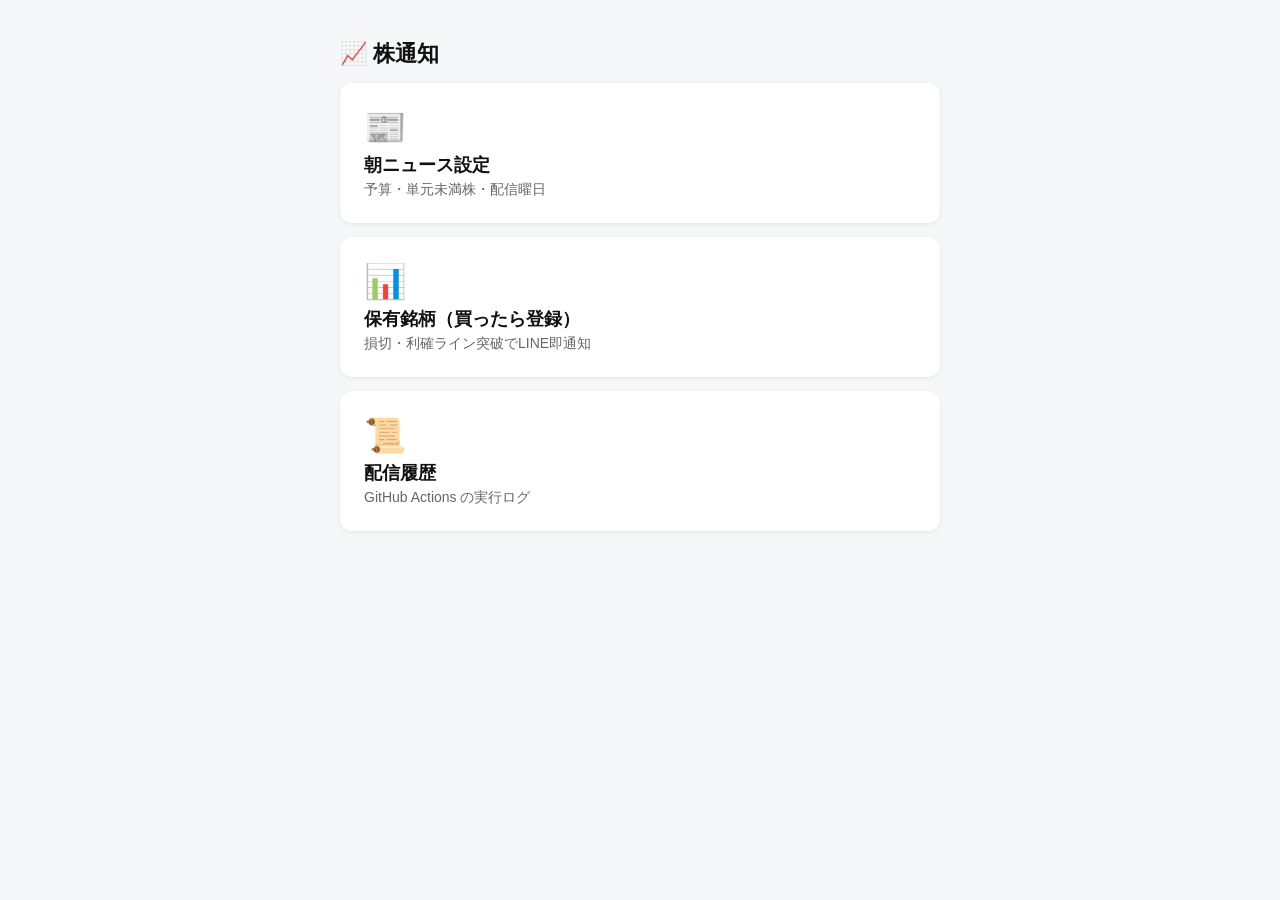
<file: docs/index.html>
<!doctype html>
<html lang="ja">
<head>
<meta charset="utf-8" />
<title>株通知</title>
<meta name="viewport" content="width=device-width,initial-scale=1" />
<meta http-equiv="Cache-Control" content="no-cache, no-store, must-revalidate" />
<meta http-equiv="Pragma" content="no-cache" />
<meta http-equiv="Expires" content="0" />
<style>
  body { margin:0; font-family:-apple-system,BlinkMacSystemFont,"Segoe UI",Meiryo,sans-serif; background:#f5f7f9; color:#111; padding:24px; max-width:600px; margin:0 auto; }
  h1 { font-size:22px; }
  .card { display:block; padding:24px; margin:14px 0; background:#fff; border-radius:12px; box-shadow:0 1px 4px rgba(0,0,0,.08); text-decoration:none; color:#111; }
  .card:active { background:#f0f0f0; }
  .icon { font-size:34px; }
  .title { font-size:18px; font-weight:bold; margin:6px 0 4px; }
  .desc { color:#666; font-size:14px; }
</style>
</head>
<body>
<h1>📈 株通知</h1>
<a class="card" href="morning.html">
  <div class="icon">📰</div>
  <div class="title">朝ニュース設定</div>
  <div class="desc">予算・単元未満株・配信曜日</div>
</a>
<a class="card" href="holdings.html">
  <div class="icon">📊</div>
  <div class="title">保有銘柄（買ったら登録）</div>
  <div class="desc">損切・利確ライン突破でLINE即通知</div>
</a>
<a class="card" href="https://github.com/KATO-BOON/stock-morning-line/actions" target="_blank">
  <div class="icon">📜</div>
  <div class="title">配信履歴</div>
  <div class="desc">GitHub Actions の実行ログ</div>
</a>
</body>
</html>
</file>
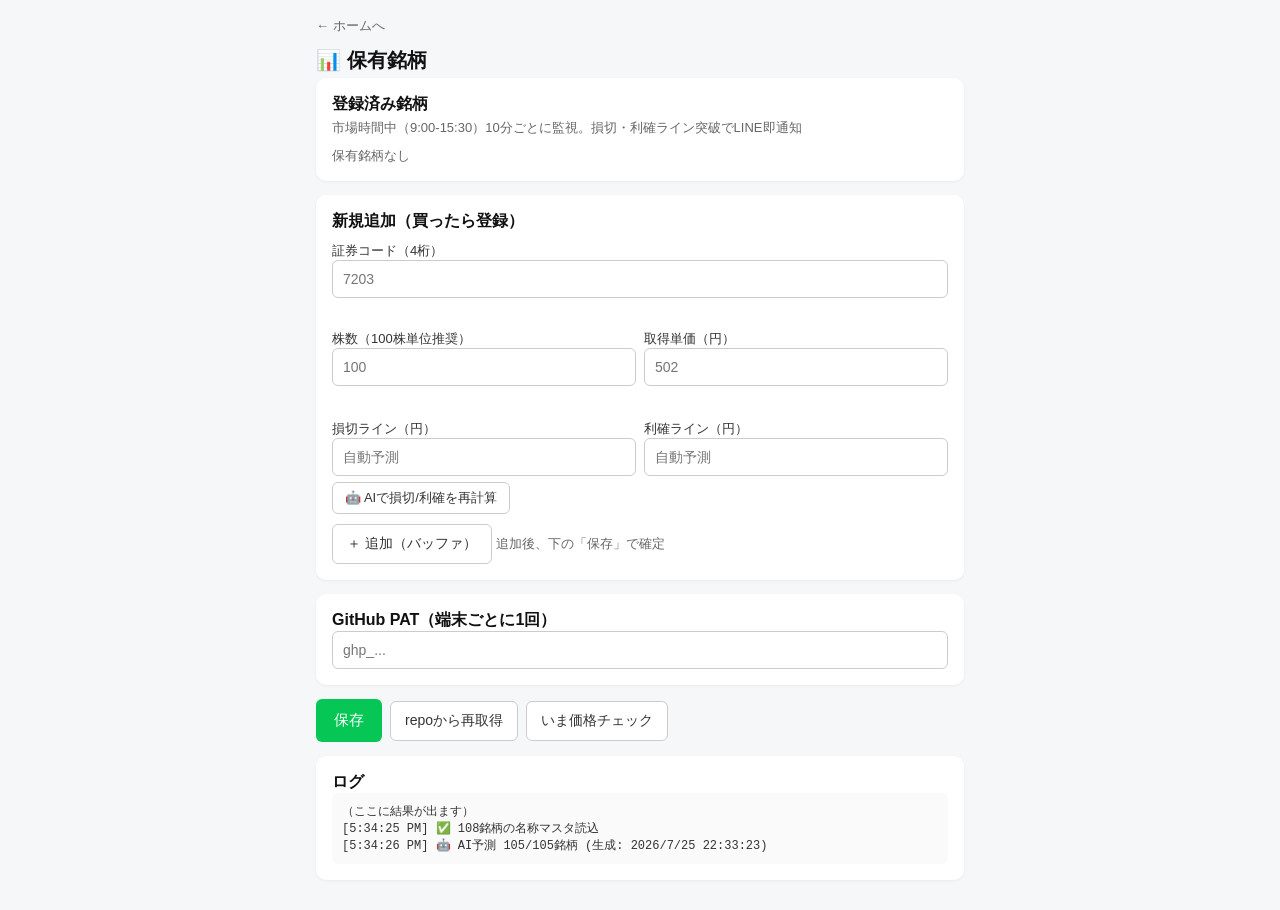
<file: docs/holdings.html>
<!doctype html>
<html lang="ja">
<head>
<meta charset="utf-8" />
<title>保有銘柄</title>
<meta name="viewport" content="width=device-width,initial-scale=1" />
<meta http-equiv="Cache-Control" content="no-cache, no-store, must-revalidate" />
<meta http-equiv="Pragma" content="no-cache" />
<meta http-equiv="Expires" content="0" />
<link rel="stylesheet" href="styles.css?v=3" />
</head>
<body>
<a class="back" href="index.html">← ホームへ</a>
<h1>📊 保有銘柄</h1>

<div class="card">
  <strong>登録済み銘柄</strong>
  <div class="muted">市場時間中（9:00-15:30）10分ごとに監視。損切・利確ライン突破でLINE即通知</div>
  <div id="holdings-list" style="margin-top:10px;"></div>
</div>

<div class="card">
  <strong>新規追加（買ったら登録）</strong>
  <label>証券コード（4桁）</label>
  <input type="text" id="h-code" placeholder="7203" maxlength="5" inputmode="numeric" />
  <div id="h-name-display" class="muted" style="margin-top:4px;min-height:18px;"></div>

  <div class="grid2">
    <div>
      <label>株数（100株単位推奨）</label>
      <input type="number" id="h-shares" placeholder="100" min="1" inputmode="numeric" />
    </div>
    <div>
      <label>取得単価（円）</label>
      <input type="number" id="h-avg" placeholder="502" step="0.5" inputmode="decimal" />
    </div>
  </div>
  <div id="ai-hint" class="muted" style="margin-top:6px; min-height:18px;"></div>
  <div class="grid2">
    <div>
      <label>損切ライン（円）<span id="sl-tag" style="font-size:10px; color:var(--g);"></span></label>
      <input type="number" id="h-sl" placeholder="自動予測" step="0.5" inputmode="decimal" />
    </div>
    <div>
      <label>利確ライン（円）<span id="tp-tag" style="font-size:10px; color:var(--g);"></span></label>
      <input type="number" id="h-tp" placeholder="自動予測" step="0.5" inputmode="decimal" />
    </div>
  </div>
  <div style="margin-top:6px;">
    <button class="sec" id="ai-fill" type="button" style="font-size:13px; padding:6px 12px;">🤖 AIで損切/利確を再計算</button>
  </div>
  <div style="margin-top:10px;">
    <button class="sec" id="add-h">＋ 追加（バッファ）</button>
    <span class="muted">追加後、下の「保存」で確定</span>
  </div>
</div>

<div class="card">
  <strong>GitHub PAT（端末ごとに1回）</strong>
  <input type="password" id="gh-pat" placeholder="ghp_..." />
</div>

<div class="row">
  <button class="primary" id="save">保存</button>
  <button class="sec" id="reload">repoから再取得</button>
  <button class="sec" id="check">いま価格チェック</button>
</div>

<div class="card" style="margin-top:14px;">
  <strong>ログ</strong>
  <div class="log" id="log">（ここに結果が出ます）</div>
</div>

<script src="common.js?v=3"></script>
<script>
const s = SML.state;
let stocksMap = {};
let predictions = {};   // {code: {sl_pct, tp_pct, rationale, source, name, price}}

function lookupName(code) {
  return stocksMap[code] || null;
}

function applyPrediction() {
  const code = document.getElementById('h-code').value.trim();
  const avgEl = document.getElementById('h-avg');
  const avg = parseFloat(avgEl.value);
  const slEl = document.getElementById('h-sl');
  const tpEl = document.getElementById('h-tp');
  const slTag = document.getElementById('sl-tag');
  const tpTag = document.getElementById('tp-tag');
  const hint = document.getElementById('ai-hint');
  if (!code || !avg || avg <= 0) {
    hint.textContent = '';
    slTag.textContent = ''; tpTag.textContent = '';
    return;
  }
  const p = predictions[code];
  if (!p) {
    if (Object.keys(predictions).length === 0) {
      hint.innerHTML = `ℹ️ AI予測データ未生成。朝の自動配信後に利用可能。今は手動入力してください。`;
    } else if (stocksMap[code]) {
      hint.innerHTML = `ℹ️ <strong>${code}</strong>はユニバース対象だが今回の予測に含まれず。手動入力推奨。`;
    } else {
      hint.innerHTML = `⚠️ <strong>${code}</strong>はAI予測対象外（ユニバース外）。手動入力してください。`;
    }
    return;
  }
  const sl = Math.round(avg * (1 + p.sl_pct / 100) * 10) / 10;
  const tp = Math.round(avg * (1 + p.tp_pct / 100) * 10) / 10;
  slEl.value = sl;
  tpEl.value = tp;
  const tag = p.source === 'ai' ? '🤖AI' : '📊ATR';
  slTag.textContent = ` ${tag}`; tpTag.textContent = ` ${tag}`;
  hint.innerHTML = `${tag} 予測: SL ${p.sl_pct}% (${sl}円) / TP +${p.tp_pct}% (${tp}円) — ${p.rationale}`;
}

function renderHoldings() {
  const wrap = document.getElementById('holdings-list');
  wrap.innerHTML = '';
  if (!s.holdings.length) {
    wrap.innerHTML = '<div class="muted">保有銘柄なし</div>';
    return;
  }
  s.holdings.forEach((h, i) => {
    const total = h.shares * h.avg_price;
    const div = document.createElement('div');
    div.className = 'holding';
    div.innerHTML = `
      <h4>${h.code} ${h.name} <span class="badge">${h.shares}株</span></h4>
      <div class="muted">取得 ${h.avg_price.toLocaleString()}円 × ${h.shares} = ${total.toLocaleString()}円</div>
      <div class="muted">損切 ${h.stop_loss ? h.stop_loss.toLocaleString()+'円' : '-'} / 利確 ${h.take_profit ? h.take_profit.toLocaleString()+'円' : '-'}</div>
      <div class="row-end">
        <button class="danger" data-i="${i}">売却済（削除）</button>
      </div>
    `;
    wrap.appendChild(div);
  });
  wrap.querySelectorAll('button.danger').forEach(b => {
    b.onclick = () => {
      const i = parseInt(b.dataset.i);
      if (confirm(`${s.holdings[i].name} を削除（売却処理）しますか？`)) {
        s.holdings.splice(i, 1);
        SML.save();
        markDirty();
        renderHoldings();
        SML.log('削除しました（未保存）。「保存」ボタンで repo に反映してください');
      }
    };
  });
}

document.getElementById('h-code').addEventListener('input', (e) => {
  const code = e.target.value.trim();
  const display = document.getElementById('h-name-display');
  if (code.length === 4) {
    const name = lookupName(code);
    display.textContent = name ? `🟢 ${name}` : '⚠️ 未登録銘柄。下に手動入力欄が出ます';
    display.style.color = name ? 'var(--g)' : '#999';
    let manual = document.getElementById('h-name-manual-row');
    if (!name) {
      if (!manual) {
        const row = document.createElement('div');
        row.id = 'h-name-manual-row';
        row.innerHTML = '<label>銘柄名（手動入力）</label><input type="text" id="h-name-manual" placeholder="例: 〇〇商事" />';
        display.parentNode.insertBefore(row, document.querySelector('.grid2'));
      }
    } else if (manual) {
      manual.remove();
    }
    // 取得単価が既に入力されてればAI予測適用
    applyPrediction();
  } else {
    display.textContent = '';
    const m = document.getElementById('h-name-manual-row');
    if (m) m.remove();
    document.getElementById('ai-hint').textContent = '';
  }
});

// 取得単価変更時もAI予測再計算
document.getElementById('h-avg').addEventListener('input', applyPrediction);
document.getElementById('ai-fill').addEventListener('click', applyPrediction);

document.getElementById('add-h').onclick = () => {
  const code = document.getElementById('h-code').value.trim();
  const auto = lookupName(code);
  const manual = document.getElementById('h-name-manual');
  const name = auto || (manual ? manual.value.trim() : '');
  const shares = parseInt(document.getElementById('h-shares').value);
  const avg = parseFloat(document.getElementById('h-avg').value);
  const sl = parseFloat(document.getElementById('h-sl').value);
  const tp = parseFloat(document.getElementById('h-tp').value);
  if (!code || !/^\d{4}$/.test(code)) { SML.log('❌ 4桁の銘柄コードを入力'); return; }
  if (!name) { SML.log('❌ 銘柄名（自動補完または手動）が空'); return; }
  if (!shares || shares <= 0) { SML.log('❌ 株数を入力'); return; }
  if (!avg || avg <= 0) { SML.log('❌ 取得単価を入力'); return; }
  s.holdings.push({
    id: `${code}-${Date.now()}`,
    code, name, shares, avg_price: avg,
    stop_loss: isNaN(sl) ? 0 : sl,
    take_profit: isNaN(tp) ? 0 : tp,
    added_at: new Date().toISOString(),
  });
  SML.save();
  markDirty();
  ['h-code','h-shares','h-avg','h-sl','h-tp'].forEach(id => document.getElementById(id).value = '');
  document.getElementById('h-name-display').textContent = '';
  const m = document.getElementById('h-name-manual-row');
  if (m) m.remove();
  renderHoldings();
  SML.log(`✅ ${name} (${code}) 追加（未保存）。「保存」ボタンで repo に反映してください`);
};

let isDirty = false;  // ユーザーが編集したらtrue（自動loadで上書き防止）

function markDirty() { isDirty = true; }

async function loadFromRepo(force) {
  s.gh_pat = document.getElementById('gh-pat').value.trim();
  if (!s.gh_pat) return;
  if (isDirty && !force) {
    SML.log('⚠️ 未保存の編集があるため自動取得スキップ（「repoから再取得」で強制上書き可）');
    return;
  }
  SML.save();
  try {
    const cur = await SML.getRepoSettings();
    s.holdings = cur.body.holdings || [];
    SML.save();
    isDirty = false;
    renderHoldings();
    SML.log(`📥 repoから ${s.holdings.length}銘柄 取得（これが現在のrepo状態）`);
  } catch (e) { SML.log(`❌ 取得失敗: ${e.message}`); }
}

document.getElementById('save').onclick = async () => {
  s.gh_pat = document.getElementById('gh-pat').value.trim();
  if (!s.gh_pat) { SML.log('❌ PATが未入力'); return; }
  SML.save();
  try {
    // ローカルの状態をそのまま保存（last-write-wins・マージしない）
    // 削除した銘柄が復活しないようにマージ処理は廃止
    await SML.patchRepoSettings({ holdings: s.holdings },
      `Update holdings (count=${s.holdings.length})`);
    isDirty = false;
    SML.log(`✅ 保存成功（${s.holdings.length}銘柄）— repoを上書きしました`);
  } catch (e) { SML.log(`❌ 保存失敗: ${e.message}`); }
};

document.getElementById('reload').onclick = loadFromRepo;

document.getElementById('check').onclick = async () => {
  s.gh_pat = document.getElementById('gh-pat').value.trim();
  SML.save();
  try { await SML.dispatch('price-alert.yml'); SML.log('🚀 価格チェック起動（突破時のみLINE通知）'); }
  catch (e) { SML.log(`❌ ${e.message}`); }
};

if (s.gh_pat) document.getElementById('gh-pat').value = s.gh_pat;

// stocks.json をロード
fetch('stocks.json').then(r => r.json()).then(d => {
  stocksMap = d;
  SML.log(`✅ ${Object.keys(d).length}銘柄の名称マスタ読込`);
}).catch(e => SML.log(`⚠️ 銘柄マスタ読込失敗: ${e.message}`));

// AI予測データ(SL/TP)をロード
fetch('predictions.json?_=' + Date.now()).then(r => r.json()).then(d => {
  predictions = d.predictions || {};
  const aiCount = Object.values(predictions).filter(p => p.source === 'ai').length;
  const total = Object.keys(predictions).length;
  const ts = d.generated_at ? new Date(d.generated_at).toLocaleString('ja-JP') : '-';
  SML.log(`🤖 AI予測 ${aiCount}/${total}銘柄 (生成: ${ts})`);
}).catch(e => SML.log(`⚠️ 予測データ未生成: 朝の自動配信後に利用可`));

renderHoldings();

// 起動時にrepoから自動取得（PATがあれば）
if (s.gh_pat) {
  setTimeout(() => loadFromRepo(), 500);
}
</script>
</body>
</html>
</file>
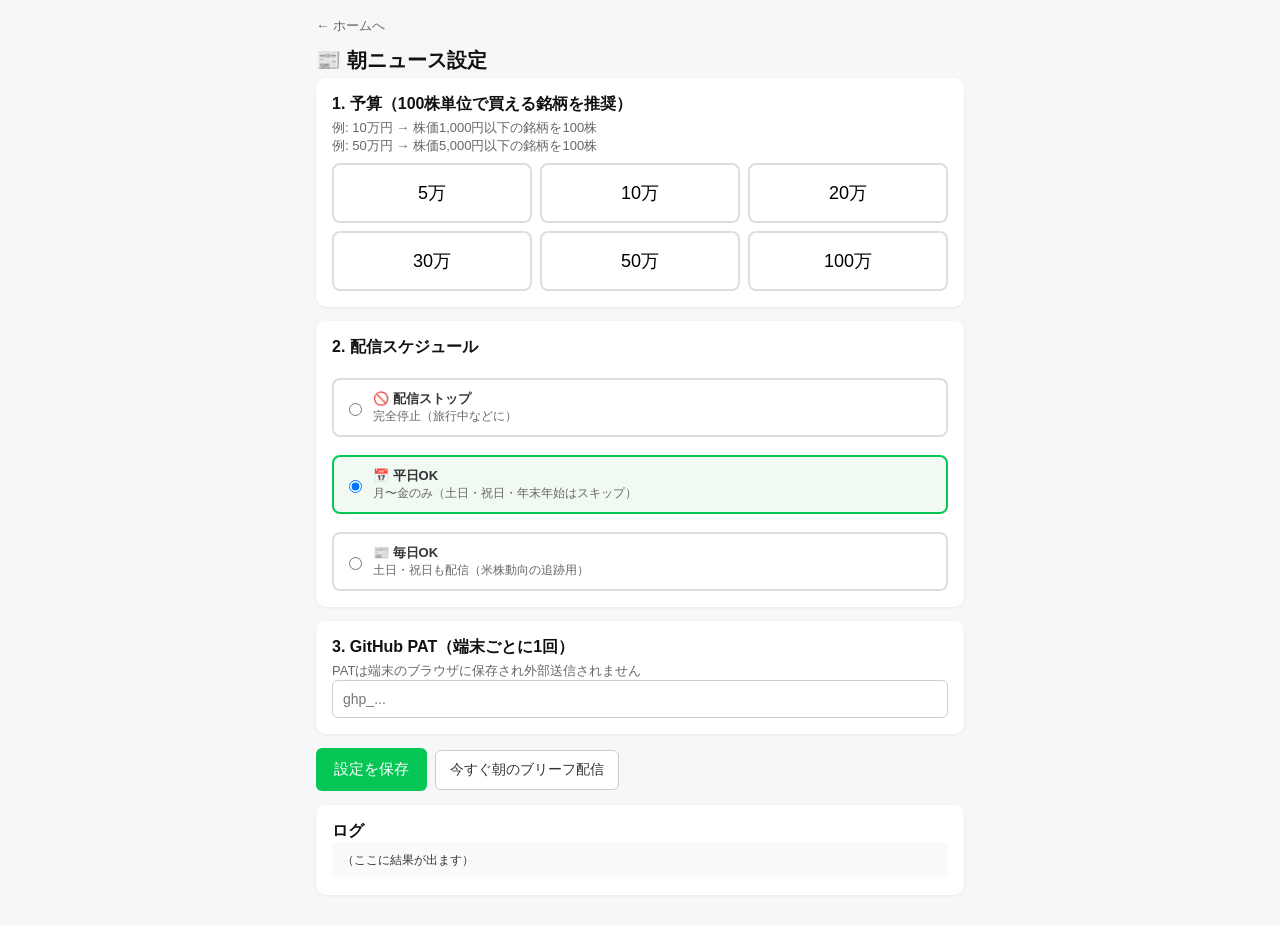
<file: docs/morning.html>
<!doctype html>
<html lang="ja">
<head>
<meta charset="utf-8" />
<title>朝ニュース設定</title>
<meta name="viewport" content="width=device-width,initial-scale=1" />
<meta http-equiv="Cache-Control" content="no-cache, no-store, must-revalidate" />
<meta http-equiv="Pragma" content="no-cache" />
<meta http-equiv="Expires" content="0" />
<link rel="stylesheet" href="styles.css?v=3" />
</head>
<body>
<a class="back" href="index.html">← ホームへ</a>
<h1>📰 朝ニュース設定</h1>

<div class="card">
  <strong>1. 予算（100株単位で買える銘柄を推奨）</strong>
  <div class="muted">例: 10万円 → 株価1,000円以下の銘柄を100株<br>例: 50万円 → 株価5,000円以下の銘柄を100株</div>
  <div class="budget" id="budget-buttons"></div>
</div>

<div class="card">
  <strong>2. 配信スケジュール</strong>
  <div style="margin-top:10px; display:flex; flex-direction:column; gap:8px;">
    <label style="display:flex; align-items:center; gap:8px; padding:10px; border:2px solid #ddd; border-radius:8px; cursor:pointer;" id="m-off-row">
      <input type="radio" name="delivery-mode" value="off" id="m-off" />
      <div>
        <strong>🚫 配信ストップ</strong>
        <div class="muted" style="margin:0; font-size:12px;">完全停止（旅行中などに）</div>
      </div>
    </label>
    <label style="display:flex; align-items:center; gap:8px; padding:10px; border:2px solid #ddd; border-radius:8px; cursor:pointer;" id="m-wd-row">
      <input type="radio" name="delivery-mode" value="weekdays" id="m-wd" />
      <div>
        <strong>📅 平日OK</strong>
        <div class="muted" style="margin:0; font-size:12px;">月〜金のみ（土日・祝日・年末年始はスキップ）</div>
      </div>
    </label>
    <label style="display:flex; align-items:center; gap:8px; padding:10px; border:2px solid #ddd; border-radius:8px; cursor:pointer;" id="m-all-row">
      <input type="radio" name="delivery-mode" value="all" id="m-all" />
      <div>
        <strong>📰 毎日OK</strong>
        <div class="muted" style="margin:0; font-size:12px;">土日・祝日も配信（米株動向の追跡用）</div>
      </div>
    </label>
  </div>
</div>

<div class="card">
  <strong>3. GitHub PAT（端末ごとに1回）</strong>
  <div class="muted">PATは端末のブラウザに保存され外部送信されません</div>
  <input type="password" id="gh-pat" placeholder="ghp_..." />
</div>

<div class="row">
  <button class="primary" id="save">設定を保存</button>
  <button class="sec" id="test">今すぐ朝のブリーフ配信</button>
</div>

<div class="card" style="margin-top:14px;">
  <strong>ログ</strong>
  <div class="log" id="log">（ここに結果が出ます）</div>
</div>

<script src="common.js?v=3"></script>
<script>
const BUDGETS = [5, 10, 20, 30, 50, 100];
const s = SML.state;

function renderBudget() {
  const wrap = document.getElementById('budget-buttons');
  wrap.innerHTML = '';
  BUDGETS.forEach(b => {
    const btn = document.createElement('button');
    btn.textContent = `${b}万`;
    btn.className = (s.budget_man === b) ? 'active' : '';
    btn.onclick = () => { s.budget_man = b; SML.save(); renderBudget(); };
    wrap.appendChild(btn);
  });
}

function init() {
  // 互換: 旧 delivery_enabled=false なら off, それ以外は weekdays デフォルト
  let mode = s.delivery_mode;
  if (!mode) mode = (s.delivery_enabled === false) ? 'off' : 'weekdays';
  const r = document.getElementById('m-' + (mode === 'weekdays' ? 'wd' : mode));
  if (r) r.checked = true;
  highlightMode();
  if (s.gh_pat) document.getElementById('gh-pat').value = s.gh_pat;
  renderBudget();
}

function highlightMode() {
  document.querySelectorAll('input[name="delivery-mode"]').forEach(input => {
    const row = input.closest('label');
    if (input.checked) {
      row.style.borderColor = 'var(--g)';
      row.style.background = '#f0faf3';
    } else {
      row.style.borderColor = '#ddd';
      row.style.background = '#fff';
    }
  });
}
document.querySelectorAll('input[name="delivery-mode"]').forEach(i => i.addEventListener('change', highlightMode));

document.getElementById('save').onclick = async () => {
  const checked = document.querySelector('input[name="delivery-mode"]:checked');
  s.delivery_mode = checked ? checked.value : 'weekdays';
  s.gh_pat = document.getElementById('gh-pat').value.trim();
  if (!s.budget_man) { SML.log('予算ボタンを選んでください'); return; }
  if (!s.gh_pat) { SML.log('PATが未入力'); return; }
  SML.save();
  try {
    await SML.patchRepoSettings({
      budget_man: s.budget_man,
      allow_odd_lots: false,
      delivery_mode: s.delivery_mode,
      allowed_weekends: [],
      allowed_dates: [],
      max_news_chars: 220,
      important_news_max_chars: 400,
      include_links: true,
    }, `Update morning settings (budget=${s.budget_man}万, mode=${s.delivery_mode})`);
    const label = { off: '配信停止', weekdays: '平日OK', all: '毎日OK' }[s.delivery_mode];
    SML.log(`✅ 保存成功（予算 ${s.budget_man}万・${label}）`);
  } catch (e) { SML.log(`❌ ${e.message}`); }
};

document.getElementById('test').onclick = async () => {
  s.gh_pat = document.getElementById('gh-pat').value.trim();
  SML.save();
  try { await SML.dispatch('morning.yml'); SML.log('🚀 朝のブリーフ起動。1〜2分後にLINE'); }
  catch (e) { SML.log(`❌ ${e.message}`); }
};

init();
if (new URLSearchParams(location.search).get('auto') === 'run') {
  if (s.gh_pat) { SML.log('自動配信中...'); document.getElementById('test').click(); }
  else { SML.log('初回はPATを入力して保存→配信を押してください'); }
}
</script>
</body>
</html>
</file>
<file: docs/styles.css>
:root { --g:#06c755; --bg:#f5f7f9; --r:#e74c3c; }
* { box-sizing:border-box; }
body { margin:0; font-family:-apple-system,BlinkMacSystemFont,"Segoe UI",Meiryo,sans-serif; background:var(--bg); color:#111; padding:16px; max-width:680px; margin:0 auto; }
h1 { font-size:20px; margin:0 0 4px; }
.back { display:inline-block; color:#666; font-size:13px; margin-bottom:12px; text-decoration:none; }
.back:hover { color:var(--g); }
.card { background:#fff; border-radius:10px; padding:16px; margin-bottom:14px; box-shadow:0 1px 3px rgba(0,0,0,.06); }
.muted { color:#666; font-size:13px; margin-top:4px; }
.budget { display:grid; grid-template-columns:repeat(3,1fr); gap:8px; margin-top:8px; }
.budget button { padding:16px 0; font-size:18px; border:2px solid #ddd; background:#fff; border-radius:8px; cursor:pointer; }
.budget button.active { background:var(--g); color:#fff; border-color:var(--g); }
input[type=text], input[type=password], input[type=number] { width:100%; padding:10px; border:1px solid #ccc; border-radius:6px; font-size:14px; }
label { display:block; font-size:13px; color:#333; margin-top:10px; }
.row { display:flex; gap:8px; align-items:center; flex-wrap:wrap; }
.grid2 { display:grid; grid-template-columns:1fr 1fr; gap:8px; }
button.primary { padding:12px 18px; background:var(--g); color:#fff; border:0; border-radius:6px; font-size:15px; cursor:pointer; }
button.danger { padding:6px 12px; background:#fff; color:var(--r); border:1px solid var(--r); border-radius:5px; font-size:13px; cursor:pointer; }
button.sec { padding:10px 14px; background:#fff; color:#333; border:1px solid #ccc; border-radius:6px; font-size:14px; cursor:pointer; }
.holding { padding:10px; border:1px solid #eee; border-radius:8px; margin-bottom:8px; background:#fafafa; }
.holding h4 { margin:0 0 6px; font-size:15px; }
.log { font-family:ui-monospace,Consolas,monospace; font-size:12px; white-space:pre-wrap; color:#333; background:#fafafa; padding:10px; border-radius:6px; max-height:160px; overflow:auto; }
.toggle { display:inline-flex; align-items:center; gap:6px; margin-top:8px; }
.badge { display:inline-block; padding:2px 8px; border-radius:10px; font-size:11px; background:#eef; color:#446; }
.row-end { display:flex; justify-content:flex-end; gap:6px; }
</file>
